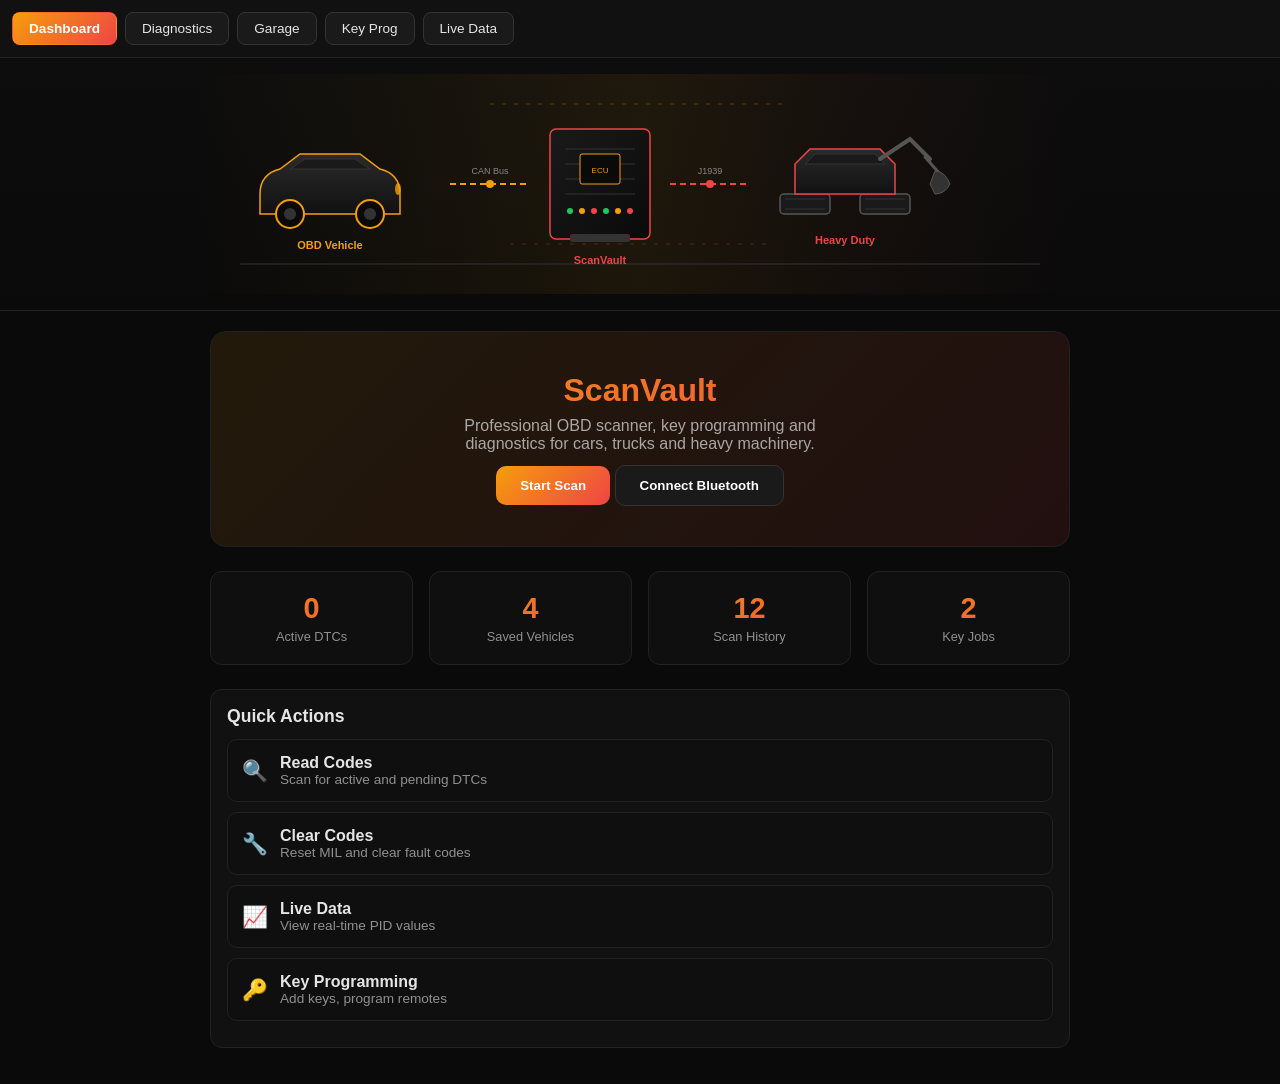
<file: index.html>
<!DOCTYPE html>
<html lang="en">
<head>
<meta charset="UTF-8">
<meta name="viewport" content="width=device-width, initial-scale=1.0">
<title>ScanVault Preview</title>
<style>
*{margin:0;padding:0;box-sizing:border-box;font-family:-apple-system,BlinkMacSystemFont,'Segoe UI',Roboto,sans-serif}
body{background:#0a0a0a;color:#e5e5e5;min-height:100vh}
.nav{display:flex;gap:8px;padding:12px;background:#111;border-bottom:1px solid #222;overflow-x:auto}
.nav button{background:#1a1a1a;border:1px solid #333;color:#e5e5e5;padding:8px 16px;border-radius:8px;cursor:pointer;white-space:nowrap;font-size:.85rem}
.nav button.active{background:linear-gradient(135deg,#f59e0b,#ef4444);border-color:transparent;color:#fff;font-weight:600}

/* Vehicle lineup banner */
.lineup-wrap{width:100%;background:linear-gradient(180deg,#0d0d0d,#0a0a0a);border-bottom:1px solid #222;padding:16px 0;text-align:center;overflow:hidden}
.lineup-wrap svg{max-width:900px;width:95%;height:auto;display:block;margin:0 auto}

.content{padding:20px;max-width:900px;margin:0 auto}
.hero{text-align:center;padding:40px 20px;background:linear-gradient(135deg,rgba(245,158,11,.1),rgba(239,68,68,.1));border-radius:16px;margin-bottom:24px;border:1px solid #222}
.hero h1{font-size:2rem;background:linear-gradient(135deg,#f59e0b,#ef4444);-webkit-background-clip:text;-webkit-text-fill-color:transparent;margin-bottom:8px}
.hero p{opacity:.7;max-width:400px;margin:0 auto}
.card{background:#111;border:1px solid #222;border-radius:12px;padding:16px;margin-bottom:16px}
.card h3{margin-bottom:12px;font-size:1.1rem}
.grid{display:grid;grid-template-columns:repeat(auto-fit,minmax(200px,1fr));gap:16px}
.stat{text-align:center;padding:20px;background:#0f0f0f;border-radius:12px;border:1px solid #222}
.stat-value{font-size:1.8rem;font-weight:700;background:linear-gradient(135deg,#f59e0b,#ef4444);-webkit-background-clip:text;-webkit-text-fill-color:transparent}
.stat-label{font-size:.8rem;opacity:.6;margin-top:4px}
.btn{display:inline-block;background:linear-gradient(135deg,#f59e0b,#ef4444);color:#fff;border:none;padding:12px 24px;border-radius:10px;cursor:pointer;font-weight:600;text-decoration:none;margin-top:12px}
.btn-secondary{background:#1a1a1a;border:1px solid #333}
.vehicle{display:flex;align-items:center;gap:16px;padding:16px;background:#0f0f0f;border-radius:12px;border:1px solid #222;margin-bottom:12px}
.vehicle-icon{width:48px;height:48px;background:linear-gradient(135deg,#f59e0b,#ef4444);border-radius:12px;display:flex;align-items:center;justify-content:center;font-size:1.5rem}
.vehicle-info{flex:1}
.vehicle-info h4{margin-bottom:4px}
.vehicle-info span{font-size:.85rem;opacity:.6}
.tag{display:inline-block;padding:4px 10px;border-radius:20px;font-size:.75rem;font-weight:600;background:#1a1a1a;border:1px solid #333;margin-right:6px}
.tag.active{background:rgba(245,158,11,.15);border-color:rgba(245,158,11,.3);color:#f59e0b}
.feature{display:flex;align-items:center;gap:12px;padding:14px;background:#0f0f0f;border-radius:10px;border:1px solid #222;margin-bottom:10px}
.feature-icon{font-size:1.3rem}
.scan-item{display:flex;justify-content:space-between;align-items:center;padding:12px;background:#0f0f0f;border-radius:10px;border:1px solid #222;margin-bottom:8px}
.page{display:none}
.page.active{display:block}
</style>
</head>
<body>
<nav class="nav">
  <button class="active" onclick="showPage('dashboard',this)">Dashboard</button>
  <button onclick="showPage('diagnostics',this)">Diagnostics</button>
  <button onclick="showPage('garage',this)">Garage</button>
  <button onclick="showPage('keys',this)">Key Prog</button>
  <button onclick="showPage('live',this)">Live Data</button>
</nav>

<!-- Vehicle lineup graphic -->
<div class="lineup-wrap">
  <svg viewBox="0 0 900 220" xmlns="http://www.w3.org/2000/svg">
    <!-- Background glow -->
    <defs>
      <linearGradient id="glow" x1="0" y1="0" x2="1" y2="0">
        <stop offset="0%" stop-color="#f59e0b" stop-opacity="0"/>
        <stop offset="50%" stop-color="#f59e0b" stop-opacity="0.08"/>
        <stop offset="100%" stop-color="#ef4444" stop-opacity="0"/>
      </linearGradient>
      <linearGradient id="carGrad" x1="0" y1="0" x2="0" y2="1">
        <stop offset="0%" stop-color="#2a2a2a"/>
        <stop offset="100%" stop-color="#111"/>
      </linearGradient>
      <linearGradient id="ecuGrad" x1="0" y1="0" x2="1" y2="1">
        <stop offset="0%" stop-color="#1a1a1a"/>
        <stop offset="100%" stop-color="#0a0a0a"/>
      </linearGradient>
      <linearGradient id="dozerGrad" x1="0" y1="0" x2="0" y2="1">
        <stop offset="0%" stop-color="#2a2a2a"/>
        <stop offset="100%" stop-color="#111"/>
      </linearGradient>
    </defs>
    <rect x="0" y="0" width="900" height="220" fill="url(#glow)"/>

    <!-- Floor line -->
    <line x1="50" y1="190" x2="850" y2="190" stroke="#333" stroke-width="1"/>

    <!-- CAR (left) -->
    <g transform="translate(60,40)">
      <!-- Body -->
      <path d="M10,80 Q10,60 30,55 L50,40 L110,40 L130,55 Q150,60 150,80 L150,100 L10,100 Z" fill="url(#carGrad)" stroke="#f59e0b" stroke-width="1.5"/>
      <!-- Windows -->
      <path d="M55,45 L105,45 L120,55 L40,55 Z" fill="#1a1a1a" stroke="#333" stroke-width="1"/>
      <!-- Wheels -->
      <circle cx="40" cy="100" r="14" fill="#0a0a0a" stroke="#f59e0b" stroke-width="2"/>
      <circle cx="40" cy="100" r="6" fill="#333"/>
      <circle cx="120" cy="100" r="14" fill="#0a0a0a" stroke="#f59e0b" stroke-width="2"/>
      <circle cx="120" cy="100" r="6" fill="#333"/>
      <!-- Headlight -->
      <ellipse cx="148" cy="75" rx="3" ry="6" fill="#f59e0b" opacity="0.8"/>
      <!-- Label -->
      <text x="80" y="135" text-anchor="middle" fill="#f59e0b" font-size="11" font-weight="600">OBD Vehicle</text>
    </g>

    <!-- Connection line car -> ecu -->
    <line x1="260" y1="110" x2="340" y2="110" stroke="#f59e0b" stroke-width="2" stroke-dasharray="6,4"/>
    <circle cx="300" cy="110" r="4" fill="#f59e0b"/>
    <text x="300" y="100" text-anchor="middle" fill="#888" font-size="9">CAN Bus</text>

    <!-- ECU (centre) -->
    <g transform="translate(360,55)">
      <!-- Box -->
      <rect x="0" y="0" width="100" height="110" rx="6" fill="url(#ecuGrad)" stroke="#ef4444" stroke-width="1.5"/>
      <!-- Circuit lines -->
      <line x1="15" y1="20" x2="85" y2="20" stroke="#333" stroke-width="1"/>
      <line x1="15" y1="35" x2="85" y2="35" stroke="#333" stroke-width="1"/>
      <line x1="15" y1="50" x2="85" y2="50" stroke="#333" stroke-width="1"/>
      <line x1="15" y1="65" x2="85" y2="65" stroke="#333" stroke-width="1"/>
      <!-- Chip -->
      <rect x="30" y="25" width="40" height="30" rx="2" fill="#0a0a0a" stroke="#f59e0b" stroke-width="1"/>
      <text x="50" y="44" text-anchor="middle" fill="#f59e0b" font-size="8" font-family="monospace">ECU</text>
      <!-- LEDs -->
      <circle cx="20" cy="82" r="3" fill="#22c55e"/>
      <circle cx="32" cy="82" r="3" fill="#f59e0b"/>
      <circle cx="44" cy="82" r="3" fill="#ef4444"/>
      <circle cx="56" cy="82" r="3" fill="#22c55e"/>
      <circle cx="68" cy="82" r="3" fill="#f59e0b"/>
      <circle cx="80" cy="82" r="3" fill="#ef4444"/>
      <!-- Connector -->
      <rect x="20" y="105" width="60" height="8" rx="2" fill="#333"/>
      <!-- Label -->
      <text x="50" y="135" text-anchor="middle" fill="#ef4444" font-size="11" font-weight="600">ScanVault</text>
    </g>

    <!-- Connection line ecu -> dozer -->
    <line x1="480" y1="110" x2="560" y2="110" stroke="#ef4444" stroke-width="2" stroke-dasharray="6,4"/>
    <circle cx="520" cy="110" r="4" fill="#ef4444"/>
    <text x="520" y="100" text-anchor="middle" fill="#888" font-size="9">J1939</text>

    <!-- DOZER / SKID STEER (right) -->
    <g transform="translate(580,35)">
      <!-- Tracks -->
      <rect x="10" y="85" width="50" height="20" rx="4" fill="#1a1a1a" stroke="#555" stroke-width="1.5"/>
      <rect x="90" y="85" width="50" height="20" rx="4" fill="#1a1a1a" stroke="#555" stroke-width="1.5"/>
      <!-- Track treads -->
      <line x1="15" y1="90" x2="55" y2="90" stroke="#333" stroke-width="1"/>
      <line x1="15" y1="100" x2="55" y2="100" stroke="#333" stroke-width="1"/>
      <line x1="95" y1="90" x2="135" y2="90" stroke="#333" stroke-width="1"/>
      <line x1="95" y1="100" x2="135" y2="100" stroke="#333" stroke-width="1"/>
      <!-- Body -->
      <path d="M25,85 L25,55 L40,40 L110,40 L125,55 L125,85 Z" fill="url(#dozerGrad)" stroke="#ef4444" stroke-width="1.5"/>
      <!-- Cab window -->
      <path d="M45,45 L105,45 L115,55 L35,55 Z" fill="#1a1a1a" stroke="#333" stroke-width="1"/>
      <!-- Boom arm -->
      <path d="M110,50 L140,30 L160,50" fill="none" stroke="#555" stroke-width="4" stroke-linecap="round"/>
      <path d="M155,48 L170,65" fill="none" stroke="#555" stroke-width="3" stroke-linecap="round"/>
      <!-- Bucket -->
      <path d="M165,62 Q175,62 180,75 Q175,85 165,85 L160,75 Z" fill="#333" stroke="#555" stroke-width="1"/>
      <!-- Label -->
      <text x="75" y="135" text-anchor="middle" fill="#ef4444" font-size="11" font-weight="600">Heavy Duty</text>
    </g>

    <!-- Scan beam effect -->
    <line x1="300" y1="30" x2="600" y2="30" stroke="#f59e0b" stroke-width="1" opacity="0.3" stroke-dasharray="4,8"/>
    <line x1="320" y1="170" x2="580" y2="170" stroke="#ef4444" stroke-width="1" opacity="0.3" stroke-dasharray="4,8"/>
  </svg>
</div>

<div class="content">
  <div id="dashboard" class="page active">
    <div class="hero">
      <h1>ScanVault</h1>
      <p>Professional OBD scanner, key programming and diagnostics for cars, trucks and heavy machinery.</p>
      <button class="btn" onclick="alert('Bluetooth scan started!')">Start Scan</button>
      <button class="btn btn-secondary" onclick="alert('Searching for OBD devices...')">Connect Bluetooth</button>
    </div>
    <div class="grid">
      <div class="stat"><div class="stat-value">0</div><div class="stat-label">Active DTCs</div></div>
      <div class="stat"><div class="stat-value">4</div><div class="stat-label">Saved Vehicles</div></div>
      <div class="stat"><div class="stat-value">12</div><div class="stat-label">Scan History</div></div>
      <div class="stat"><div class="stat-value">2</div><div class="stat-label">Key Jobs</div></div>
    </div>
    <div class="card" style="margin-top:24px">
      <h3>Quick Actions</h3>
      <div class="feature"><span class="feature-icon">&#128269;</span><div><div style="font-weight:600">Read Codes</div><div style="font-size:.85rem;opacity:.6">Scan for active and pending DTCs</div></div></div>
      <div class="feature"><span class="feature-icon">&#128295;</span><div><div style="font-weight:600">Clear Codes</div><div style="font-size:.85rem;opacity:.6">Reset MIL and clear fault codes</div></div></div>
      <div class="feature"><span class="feature-icon">&#128200;</span><div><div style="font-weight:600">Live Data</div><div style="font-size:.85rem;opacity:.6">View real-time PID values</div></div></div>
      <div class="feature"><span class="feature-icon">&#128273;</span><div><div style="font-weight:600">Key Programming</div><div style="font-size:.85rem;opacity:.6">Add keys, program remotes</div></div></div>
    </div>
  </div>
  <div id="diagnostics" class="page">
    <div class="hero"><h1>Diagnostics</h1><p>Read and clear fault codes across all modules</p></div>
    <div class="card">
      <h3>Active Codes - 0 Found</h3>
      <p style="opacity:.6;margin-top:8px">No active DTCs detected. Vehicle systems operating normally.</p>
    </div>
    <div class="card">
      <h3>Recent Scans</h3>
      <div class="scan-item"><span>2026 Jeep Wrangler</span><span style="font-size:.85rem;opacity:.6">No codes</span></div>
      <div class="scan-item"><span>2019 Ford F-250</span><span style="font-size:.85rem;opacity:.6">2 codes cleared</span></div>
      <div class="scan-item"><span>2021 Toyota Hilux</span><span style="font-size:.85rem;opacity:.6">No codes</span></div>
    </div>
  </div>
  <div id="garage" class="page">
    <div class="hero"><h1>My Garage</h1><p>Manage your vehicles and service history</p></div>
    <div class="vehicle">
      <div class="vehicle-icon">&#127937;</div>
      <div class="vehicle-info"><h4>2026 Jeep Wrangler</h4><span>VIN: 1C4HJXDG2LW123456 | 12,450 km</span></div>
      <span class="tag active">Active</span>
    </div>
    <div class="vehicle">
      <div class="vehicle-icon">&#128658;</div>
      <div class="vehicle-info"><h4>2019 Ford F-250 Super Duty</h4><span>VIN: 1FT7W2BT5KED12345 | 87,200 km</span></div>
      <span class="tag">Diesel</span>
    </div>
    <div class="vehicle">
      <div class="vehicle-icon">&#128666;</div>
      <div class="vehicle-info"><h4>2021 Toyota Hilux</h4><span>VIN: MR0HA3CD900123456 | 45,800 km</span></div>
      <span class="tag">4WD</span>
    </div>
    <div class="vehicle">
      <div class="vehicle-icon">&#128690;</div>
      <div class="vehicle-info"><h4>2015 Caterpillar 259D</h4><span>SN: CAT0259DCH5T12345 | 2,100 hrs</span></div>
      <span class="tag">Heavy</span>
    </div>
  </div>
  <div id="keys" class="page">
    <div class="hero"><h1>Key Programming</h1><p>Locksmith-grade key and remote programming</p></div>
    <div class="card">
      <h3>Supported Functions</h3>
      <div class="feature"><span class="feature-icon">&#128273;</span><div><div style="font-weight:600">Add Spare Key</div><div style="font-size:.85rem;opacity:.6">Program additional keys when you have one working key</div></div></div>
      <div class="feature"><span class="feature-icon">&#128274;</span><div><div style="font-weight:600">All Keys Lost</div><div style="font-size:.85rem;opacity:.6">Full immobilizer reset and key learning</div></div></div>
      <div class="feature"><span class="feature-icon">&#128260;</span><div><div style="font-weight:600">Remote Programming</div><div style="font-size:.85rem;opacity:.6">Pair keyless entry remotes and fobs</div></div></div>
    </div>
  </div>
  <div id="live" class="page">
    <div class="hero"><h1>Live Data</h1><p>Real-time PID monitoring</p></div>
    <div class="grid">
      <div class="stat"><div class="stat-value">--</div><div class="stat-label">Engine RPM</div></div>
      <div class="stat"><div class="stat-value">--</div><div class="stat-label">Coolant Temp</div></div>
      <div class="stat"><div class="stat-value">--</div><div class="stat-label">Vehicle Speed</div></div>
      <div class="stat"><div class="stat-value">--</div><div class="stat-label">Throttle %</div></div>
    </div>
    <div class="card" style="margin-top:24px">
      <h3>PID List</h3>
      <p style="opacity:.6">Connect to a vehicle to view live data streams.</p>
      <button class="btn" onclick="alert('Searching for OBD devices...')">Connect Bluetooth</button>
    </div>
  </div>
</div>
<script>
function showPage(id,btn){
  document.querySelectorAll('.page').forEach(p=>p.classList.remove('active'));
  document.getElementById(id).classList.add('active');
  document.querySelectorAll('.nav button').forEach(b=>b.classList.remove('active'));
  btn.classList.add('active');
}
</script>
</body>
</html>
</file>
